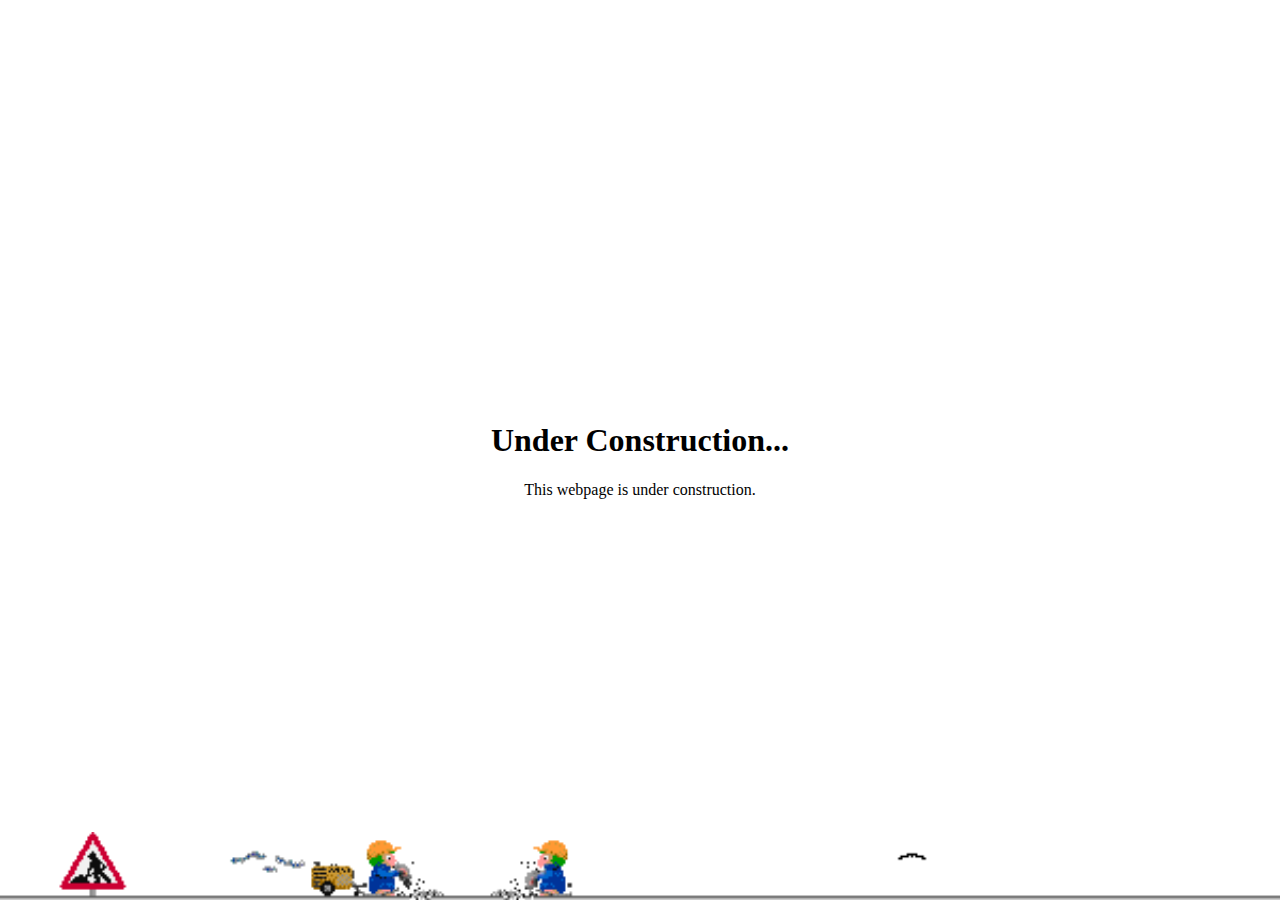
<file: index.html>
<!DOCTYPE html>
<html>
  <head>
    <title>Under Construction ...</title>
    <link rel="stylesheet" href="uc/uc.css" type="text/css">
  </head>
  <body>
    <center>
    <div class="nonSelectable center" onContextMenu="alert('DontStealMyText');return false;">
        <h1>Under Construction...</h1>
        <a>This webpage is under construction.
    </div>
    </center>
    <div class="foot ucImage nonSelectable" onContextMenu="return false;">
      <img src="/uc/uc.gif" alt="Under Construction" width="100%" onContextMenu="return false;">
    </div>
  </body>
</html>
</file>
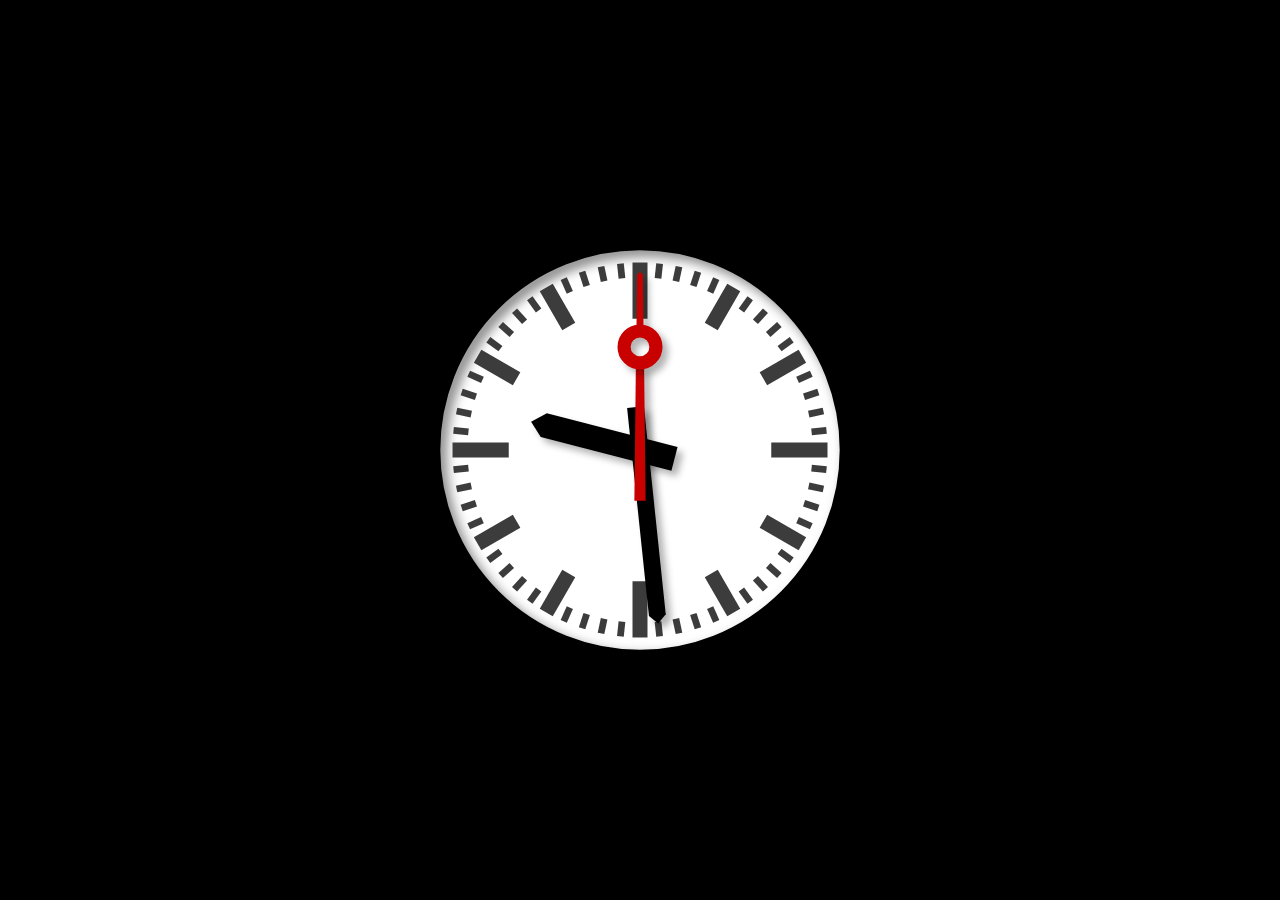
<file: clock/index.html>
<html>

  <head>
    <meta charset="UTF-8">
    <title>Bahnhofsuhr</title>

    <!--[if IE]>
      <script type="text/javascript" src="excanvas.js"></script>
    <![endif]-->

    <script type="text/javascript" src="station-clock.js"></script>
    <script type="text/javascript">
      var clock = new StationClock("clock");
      clock.body = StationClock.RoundBody;
      clock.dial = StationClock.GermanStrokeDial;
      clock.hourHand = StationClock.PointedHourHand;
      clock.minuteHand = StationClock.PointedMinuteHand;
      clock.secondHand = StationClock.NewHoleShapedSecondHand;
      clock.boss = StationClock.NoBoss;
      clock.minuteHandBehavoir = StationClock.ElasticBouncingMinuteHand;
      clock.secondHandBehavoir = StationClock.OverhastySecondHand;

      animate();

      function animate() {
        clock.draw();
        window.setTimeout("animate()", 50);
      }
    </script>

  </head>

  <body style="background-color: black;">
    <div style="position: absolute; left: 50%; top: 50%; -webkit-transform: translate(-50%,-50%); -ms-transform: translate(-50%,-50%); transform: translate(-50%,-50%);">
      <canvas id="clock" width="500vh" height="500vh">
        Fehlermeldung
      </canvas>
    </div>
  </body>

</html>
</file>
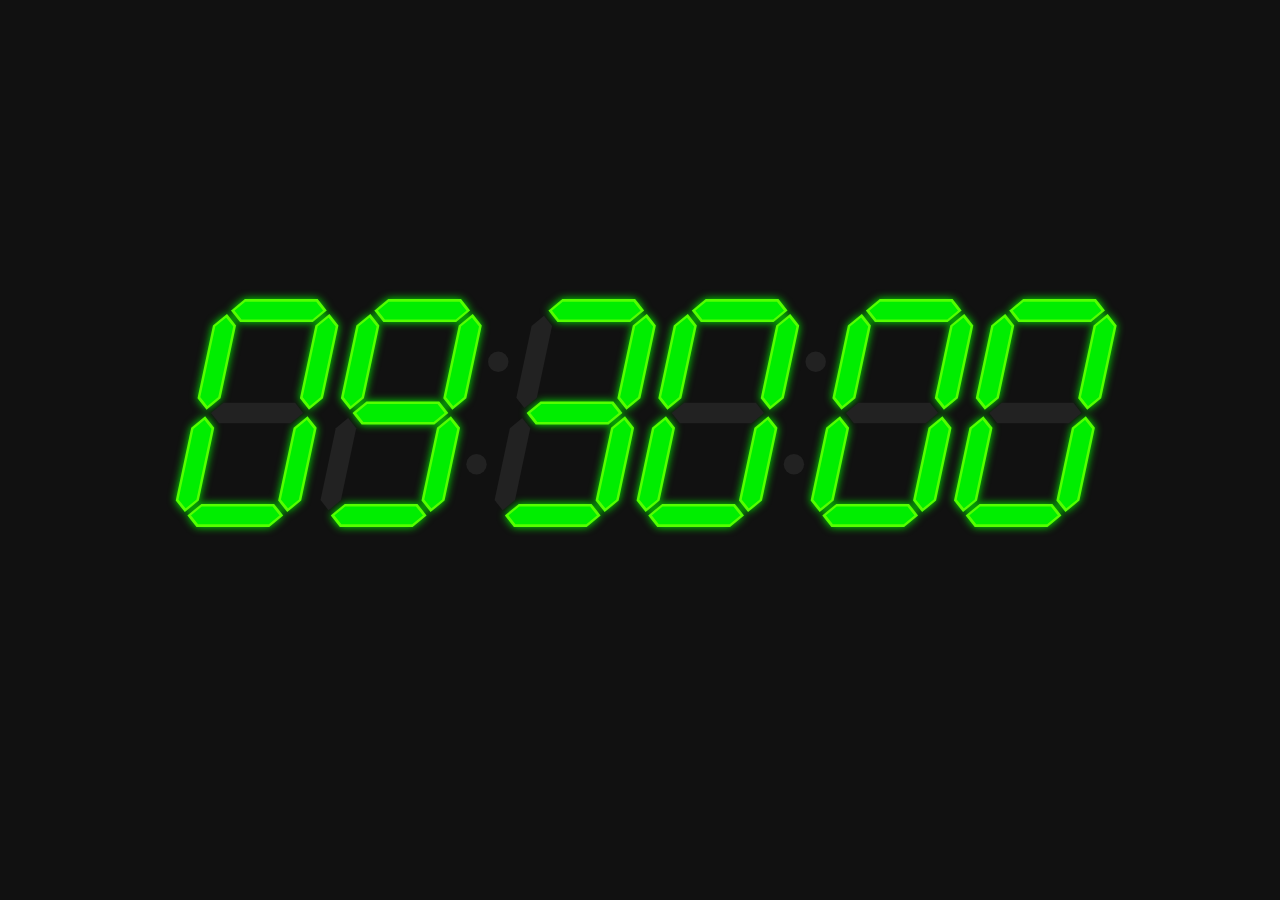
<file: digiclock/index.html>
<!DOCTYPE html>
<html>
  <head>
    <meta charset="utf-8">
    <style>
body {
  background: #111;
  position: relative;
}

svg {
  position: absolute;
  top: 0;
  left: 12.5vw;
  width: 75vw;
  height: 90vh;
}

#underlay {
  -webkit-filter: blur(4px);
  -moz-filter: blur(4px);
  -ms-filter: blur(4px);
  -o-filter: blur(4px);
  filter: blur(4px);
}

#underlay path,
#underlay circle {
  fill: none;
}

#underlay .lit {
  fill: #0e0;
  stroke: #0e0;
}

#overlay path,
#overlay circle {
  fill: #222;
  stroke: #5f0;
  stroke-opacity: 0;
}

#overlay .lit {
  fill: #0e0;
  stroke-opacity: 1;
}
    </style>
  </head>
  <body>
    <svg width="375" height="96" viewBox="0 0 375 96">
      <g transform="translate(17,0)">
        <g class="digit" transform="skewX(-12)">
          <path d="M10,8L14,4L42,4L46,8L42,12L14,12L10,8z"/>
          <path d="M8,10L12,14L12,42L8,46L4,42L4,14L8,10z"/>
          <path d="M48,10L52,14L52,42L48,46L44,42L44,14L48,10z"/>
          <path d="M10,48L14,44L42,44L46,48L42,52L14,52L10,48z"/>
          <path d="M8,50L12,54L12,82L8,86L4,82L4,54L8,50z"/>
          <path d="M48,50L52,54L52,82L48,86L44,82L44,54L48,50z"/>
          <path d="M10,88L14,84L42,84L46,88L42,92L14,92L10,88z"/>
        </g>
        <g class="digit" transform="skewX(-12)">
          <path d="M66,8L70,4L98,4L102,8L98,12L70,12L66,8z"/>
          <path d="M64,10L68,14L68,42L64,46L60,42L60,14L64,10z"/>
          <path d="M104,10L108,14L108,42L104,46L100,42L100,14L104,10z"/>
          <path d="M66,48L70,44L98,44L102,48L98,52L70,52L66,48z"/>
          <path d="M64,50L68,54L68,82L64,86L60,82L60,54L64,50z"/>
          <path d="M104,50L108,54L108,82L104,86L100,82L100,54L104,50z"/>
          <path d="M66,88L70,84L98,84L102,88L98,92L70,92L66,88z"/>
        </g>
        <g class="separator">
          <circle r="4" cx="112" cy="28"/>
          <circle r="4" cx="103.5" cy="68"/>
        </g>
        <g class="digit" transform="skewX(-12)">
          <path d="M134,8L138,4L166,4L170,8L166,12L138,12L134,8z"/>
          <path d="M132,10L136,14L136,42L132,46L128,42L128,14L132,10z"/>
          <path d="M172,10L176,14L176,42L172,46L168,42L168,14L172,10z"/>
          <path d="M134,48L138,44L166,44L170,48L166,52L138,52L134,48z"/>
          <path d="M132,50L136,54L136,82L132,86L128,82L128,54L132,50z"/>
          <path d="M172,50L176,54L176,82L172,86L168,82L168,54L172,50z"/>
          <path d="M134,88L138,84L166,84L170,88L166,92L138,92L134,88z"/>
        </g>
        <g class="digit" transform="skewX(-12)">
          <path d="M190,8L194,4L222,4L226,8L222,12L194,12L190,8z"/>
          <path d="M188,10L192,14L192,42L188,46L184,42L184,14L188,10z"/>
          <path d="M228,10L232,14L232,42L228,46L224,42L224,14L228,10z"/>
          <path d="M190,48L194,44L222,44L226,48L222,52L194,52L190,48z"/>
          <path d="M188,50L192,54L192,82L188,86L184,82L184,54L188,50z"/>
          <path d="M228,50L232,54L232,82L228,86L224,82L224,54L228,50z"/>
          <path d="M190,88L194,84L222,84L226,88L222,92L194,92L190,88z"/>
        </g>
        <g class="separator">
          <circle r="4" cx="236" cy="28"/>
          <circle r="4" cx="227.5" cy="68"/>
        </g>
        <g class="digit" transform="skewX(-12)">
          <path d="M258,8L262,4L290,4L294,8L290,12L262,12L258,8z"/>
          <path d="M256,10L260,14L260,42L256,46L252,42L252,14L256,10z"/>
          <path d="M296,10L300,14L300,42L296,46L292,42L292,14L296,10z"/>
          <path d="M258,48L262,44L290,44L294,48L290,52L262,52L258,48z"/>
          <path d="M256,50L260,54L260,82L256,86L252,82L252,54L256,50z"/>
          <path d="M296,50L300,54L300,82L296,86L292,82L292,54L296,50z"/>
          <path d="M258,88L262,84L290,84L294,88L290,92L262,92L258,88z"/>
        </g>
        <g class="digit" transform="skewX(-12)">
          <path d="M314,8L318,4L346,4L350,8L346,12L318,12L314,8z"/>
          <path d="M312,10L316,14L316,42L312,46L308,42L308,14L312,10z"/>
          <path d="M352,10L356,14L356,42L352,46L348,42L348,14L352,10z"/>
          <path d="M314,48L318,44L346,44L350,48L346,52L318,52L314,48z"/>
          <path d="M312,50L316,54L316,82L312,86L308,82L308,54L312,50z"/>
          <path d="M352,50L356,54L356,82L352,86L348,82L348,54L352,50z"/>
          <path d="M314,88L318,84L346,84L350,88L346,92L318,92L314,88z"/>
        </g>
      </g>
    </svg>
    <script src="d3.js"></script>
    <script src="clock.min.js"></script>
  </body>
</html>
</file>
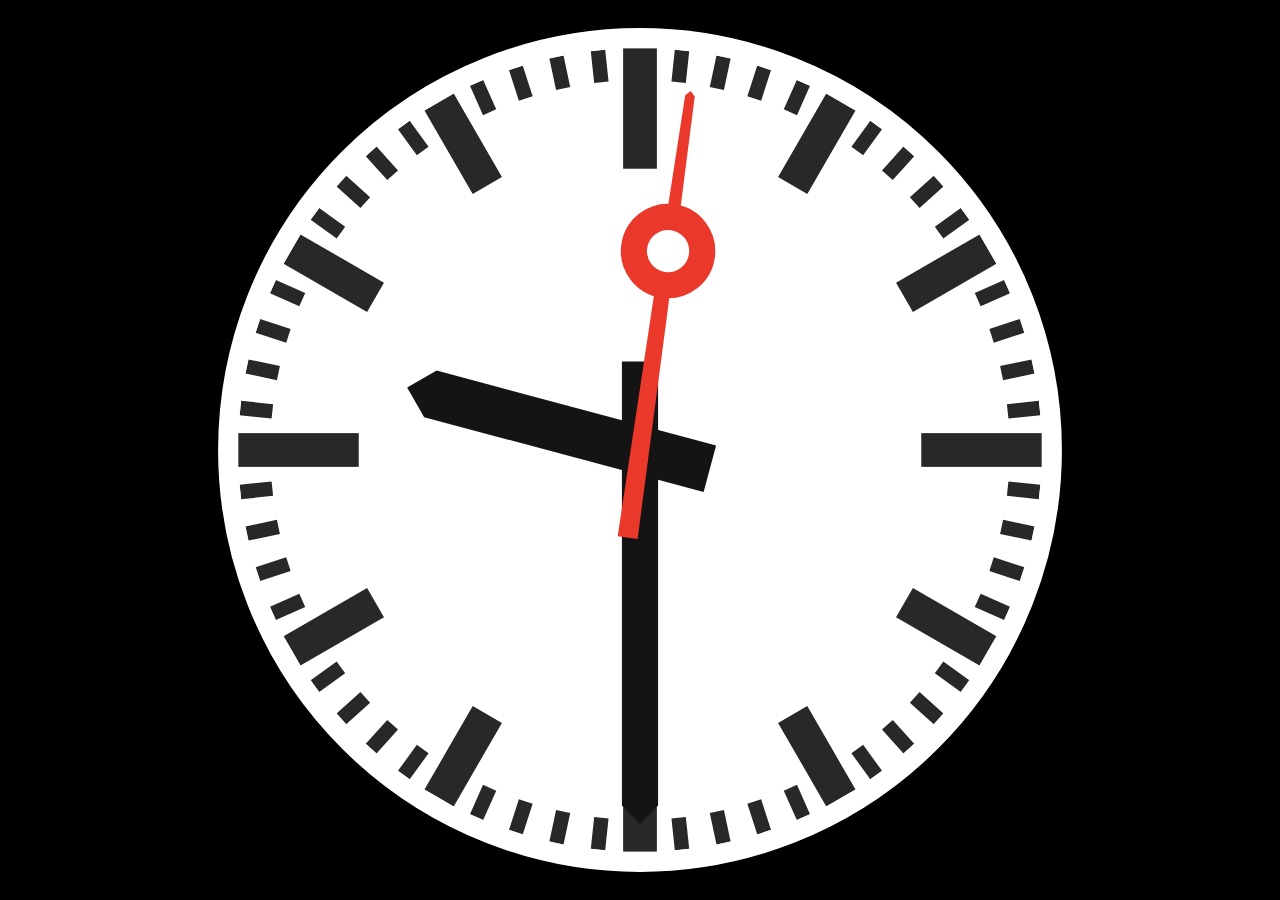
<file: svgclock/index.html>
<html>
  <head>
    <meta charset="UTF-8">
    <title>SVG-Bahnhofsuhr</title>
    <style type="text/css">
.absolute-center {
  position: absolute;
  left: 50%;
  top: 50%;
  -webkit-transform: translate(-50%,-50%);
  -ms-transform: translate(-50%,-50%);
  transform: translate(-50%,-50%);
}

.center {
  margin: auto;
  display: block;
}

.clock {
  object-fit: contain;
  object-position: 50% 50%;
  height: 100%;
  width: 100%;
}
    </style>
  </head>

  <body style="background-color: black;" >
    <div id="clockbox" class="">
      <object id="svgclock" class="clock center" data="station-clock.svg" type="image/svg+xml" style="">
        <param name="dial"               value="din 41091.1"/>
        <param name="hourHand"           value="din 41092.3"/>
        <param name="minuteHand"         value="din 41092.3"/>
        <param name="secondHand"         value="din 41071.2"/>
        <param name="minuteHandBehavior" value="swinging"/>
        <param name="secondHandBehavior" value="sweeping"/>
        <param name="secondHandStopToGo" value="yes"/>
        <param name="secondHandStopTime" value="1.5"/>
        <param name="backgroundColor"    value="rgba(255,255,255,255)"/>
        <param name="dialColor"          value="rgb(40,40,40)"/>
        <param name="hourHandColor"      value="rgb(20,20,20)"/>
        <param name="minuteHandColor"    value="rgb(20,20,20)"/>
        <param name="secondHandColor"    value="rgb(234, 56, 43)"/>
        <param name="axisCoverColor"     value="rgb(20,20,20)"/>
        <param name="axisCoverRadius"    value="0"/>
        <param name="updateInterval"     value="50"/>
      </object>
    </div>
  </body>

</html>
</file>
<file: uc/uc.css>
body {
  margin: 0;
  padding: 0;
}

div.ucImage {
  content:url(/uc/uc.gif);
  width: 100%;
}

div.center {
  position: absolute;
  top: 50%;
  left: 50%;
  margin-right: -50%;
  transform: translate(-50%, -50%)
}

div.nonSelectable {
  -webkit-touch-callout: none;
  -webkit-user-select: none;
  -khtml-user-select: none;
  -moz-user-select: none;
  -ms-user-select: none;
  -o-user-select: none;
  user-select: none;
}
.foot {
  position: absolute;
  bottom: 0;
}
</file>
